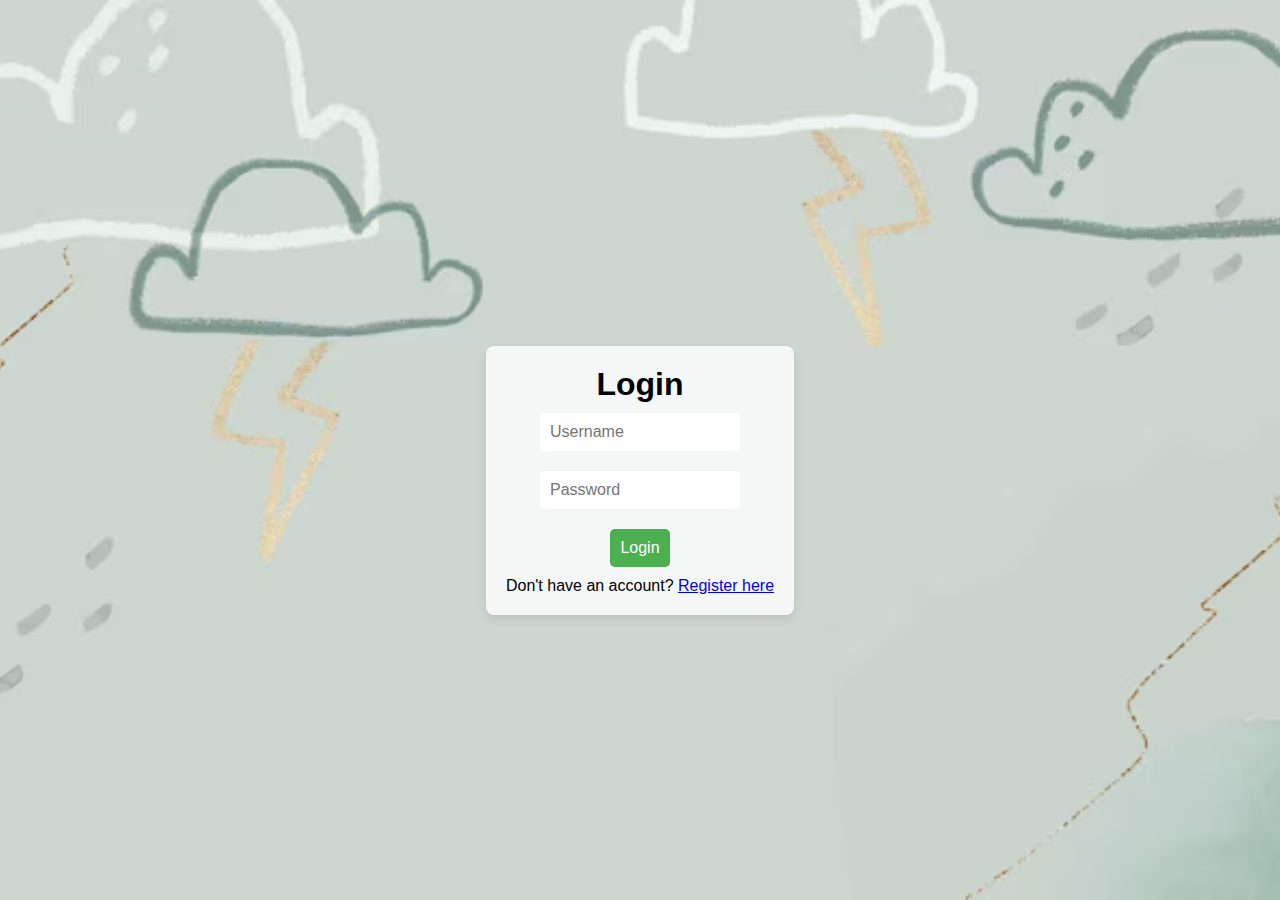
<file: index.html>
<!DOCTYPE html>
<html lang="en">
<head>
    <meta charset="UTF-8">
    <meta name="viewport" content="width=device-width, initial-scale=1.0">
    <title>Login | Climate Snapshot</title>
    <link rel="stylesheet" href="style.css">
    <title>Climate Snapshot | Page Specific Title</title>

</head>
<body>
    <body>
          <div class="container">
        <h1>Login</h1>
        <form action="home.html">
            <input type="text" placeholder="Username" required><br>
            <input type="password" placeholder="Password" required><br>
            <button type="submit">Login</button>
        </form>
        <p>Don't have an account? <a href="register.html">Register here</a></p>
    </div>
</body>
</html>
</file>
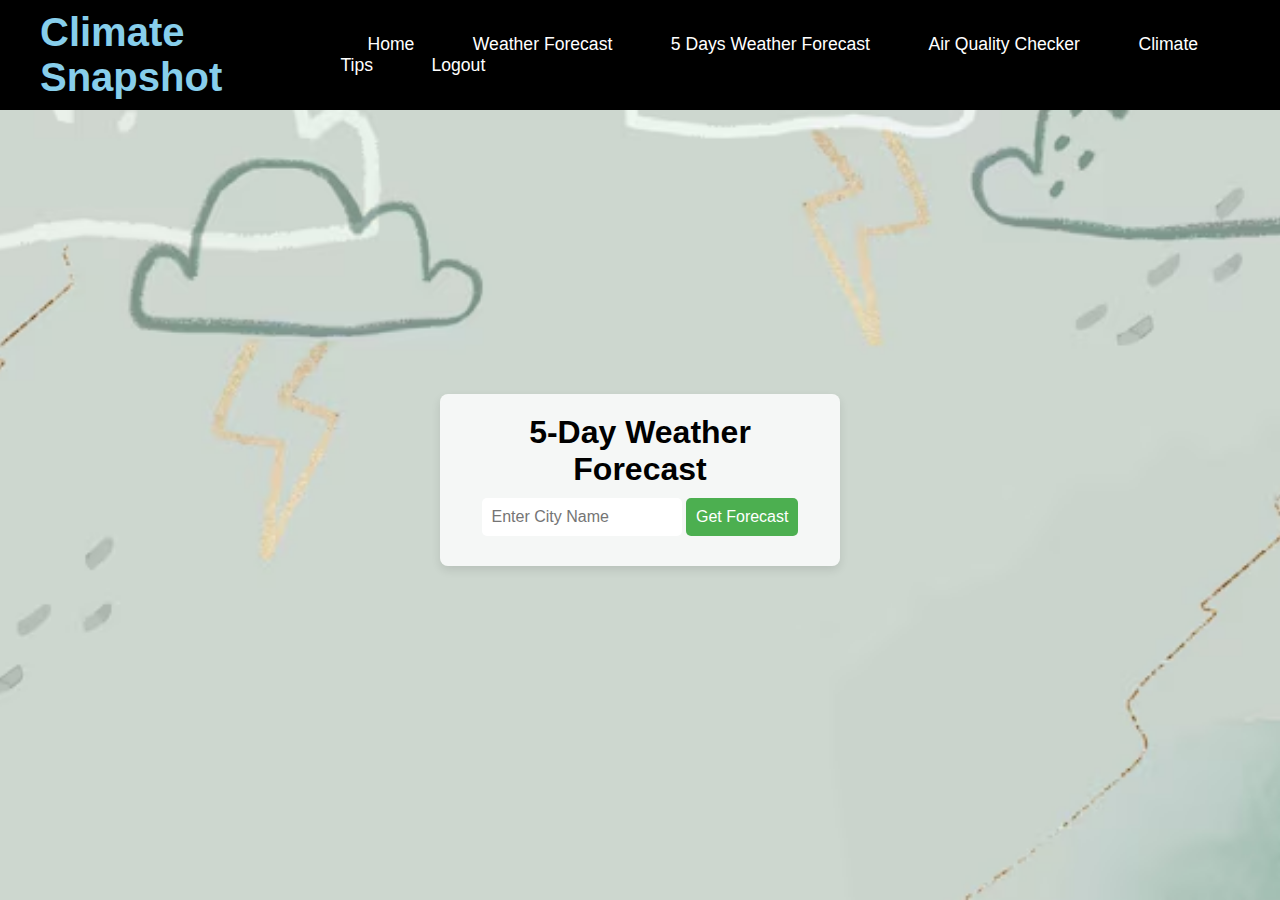
<file: 5-days-weather-forecast.html>
<!DOCTYPE html>
<html lang="en">
<head>
  <meta charset="UTF-8">
  <meta name="viewport" content="width=device-width, initial-scale=1.0">
  <title>5-Day Weather Forecast</title>
  <link rel="stylesheet" href="style.css"> 
</head>
<body>
  <nav class="navbar">
    <h1>Climate Snapshot</h1>
    <div>
        <a href="home.html">Home</a>
        <a href="weather.html">Weather Forecast</a>
        <a href="5-days-weather-forecast.html">5 Days Weather Forecast</a>
        <a href="air-quality.html">Air Quality Checker</a>
        <a href="climate-tips.html">Climate Tips</a>
        <a href="logout.html">Logout</a>
    </div>
  </nav>

  <div class="container">
    <h1>5-Day Weather Forecast</h1>
    <div class="input-group">
      <input type="text" id="city" placeholder="Enter City Name">
      <button onclick="getWeatherForecast()">Get Forecast</button>
    </div>
    <div class="forecast" id="forecast"></div>
  </div>

  <script>
    const apiKey = "fcc8de7015bbb202209bbf0261babf4c";
    const forecastContainer = document.getElementById('forecast');

    function getWeatherForecast() {
      const city = document.getElementById('city').value;
      if (!city) {
        alert("Please enter a city name");
        return;
      }

      const apiUrl = `https://api.openweathermap.org/data/2.5/forecast?q=${city}&units=metric&appid=${apiKey}`;

      fetch(apiUrl)
        .then(response => response.json())
        .then(data => {
          displayForecast(data);
        })
        .catch(error => {
          alert("City not found or error fetching data");
          console.error(error);
        });
    }

    function displayForecast(data) {
      forecastContainer.innerHTML = ''; // Clear existing forecast
      const forecastList = data.list;

      // Filter to get weather data for 12:00 PM each day
      const dailyData = forecastList.filter(reading => reading.dt_txt.includes("12:00:00"));

      dailyData.forEach(day => {
        const date = new Date(day.dt * 1000).toLocaleDateString("en-US", { weekday: 'long', month: 'long', day: 'numeric' });
        const temp = Math.round(day.main.temp);
        const weatherDescription = day.weather[0].description;
        const weatherIcon = `http://openweathermap.org/img/wn/${day.weather[0].icon}@2x.png`;

        const forecastDay = `
          <div class="day">
            <h3>${date}</h3>
            <img src="${weatherIcon}" alt="Weather Icon">
            <div class="temp">${temp}°C</div>
            <div class="description">${weatherDescription}</div>
          </div>
        `;

        forecastContainer.innerHTML += forecastDay;
      });
    }
  </script>

</body>
</html>
</file>
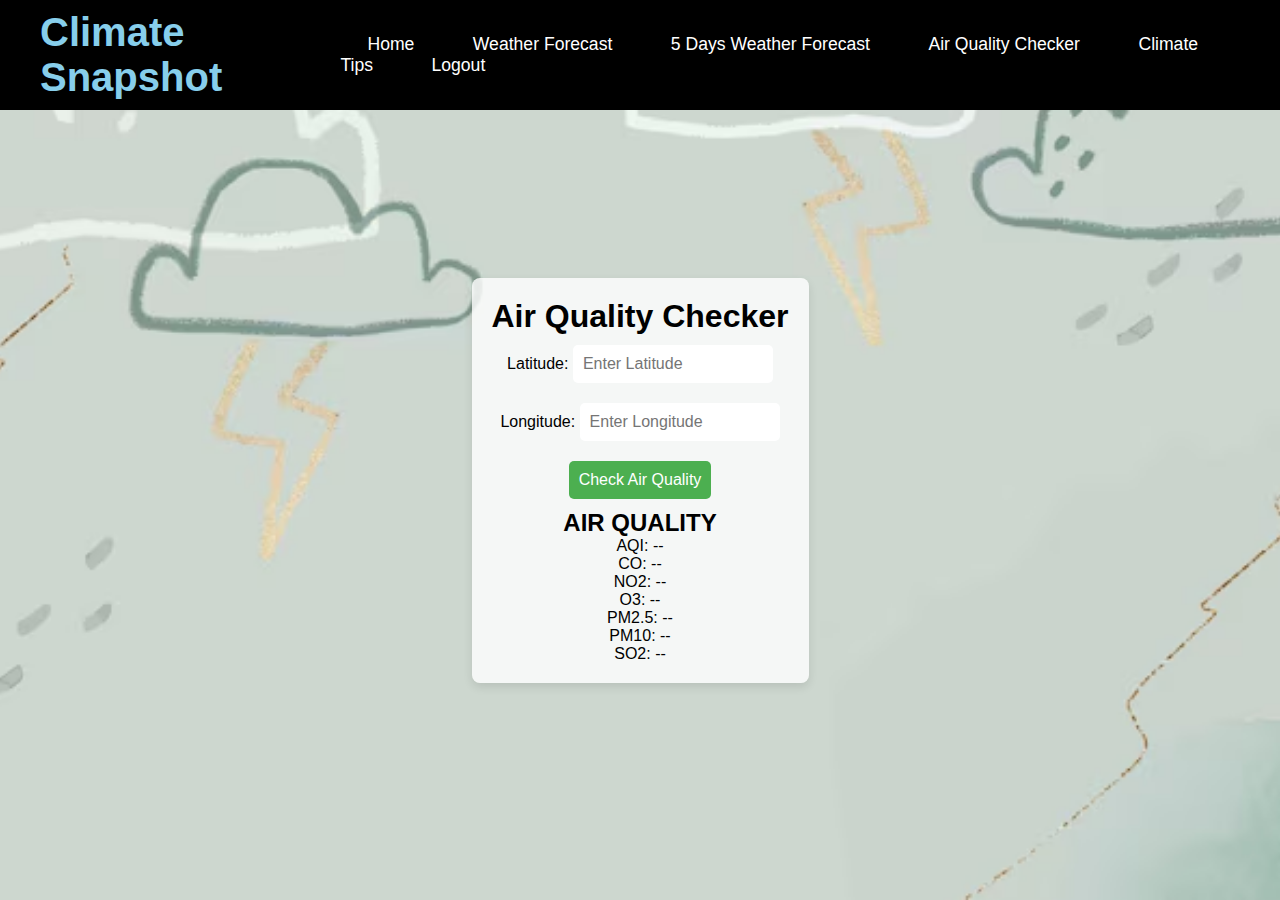
<file: air-quality.html>
<!DOCTYPE html>
<html lang="en">
<head>
    <meta charset="UTF-8">
    <meta name="viewport" content="width=device-width, initial-scale=1.0">
    <title>Air Quality Checker</title>
    <link rel="stylesheet" href="style.css">
    <script src="script.js" defer></script>
</head>
<body>
    <nav class="navbar">
        <h1>Climate Snapshot</h1>
        <div>
            <a href="home.html">Home</a>
            <a href="weather.html">Weather Forecast</a>
            <a href="5-days-weather-forecast.html">5 Days Weather Forecast</a>
            <a href="air-quality.html">Air Quality Checker</a>
            <a href="climate-tips.html">Climate Tips</a>
            <a href="logout.html">Logout</a>
        </div>
      </nav>
    
    <div class="container">
        <h1>Air Quality Checker</h1>
        <form onsubmit="event.preventDefault(); getAirQuality(document.getElementById('latitude').value, document.getElementById('longitude').value);">
            <label for="latitude">Latitude:</label>
            <input type="text" id="latitude" placeholder="Enter Latitude" required>
            <br>
            <label for="longitude">Longitude:</label>
            <input type="text" id="longitude" placeholder="Enter Longitude" required>
            <br>
            <button type="submit">Check Air Quality</button>
        </form>
        <div class="info" id="result">
            <h2 class="info-title">AIR QUALITY</h2>
            <p class="info-data">AQI: <span id="aqi">--</span></p>
            <p class="info-data">CO: <span id="co">--</span></p>
            <p class="info-data">NO2: <span id="no2">--</span></p>
            <p class="info-data">O3: <span id="o3">--</span></p>
            <p class="info-data">PM2.5: <span id="pm2">--</span></p>
            <p class="info-data">PM10: <span id="pm10">--</span></p>
            <p class="info-data">SO2: <span id="so2">--</span></p>
        </div>
    </div>
</body>
</html>
</file>
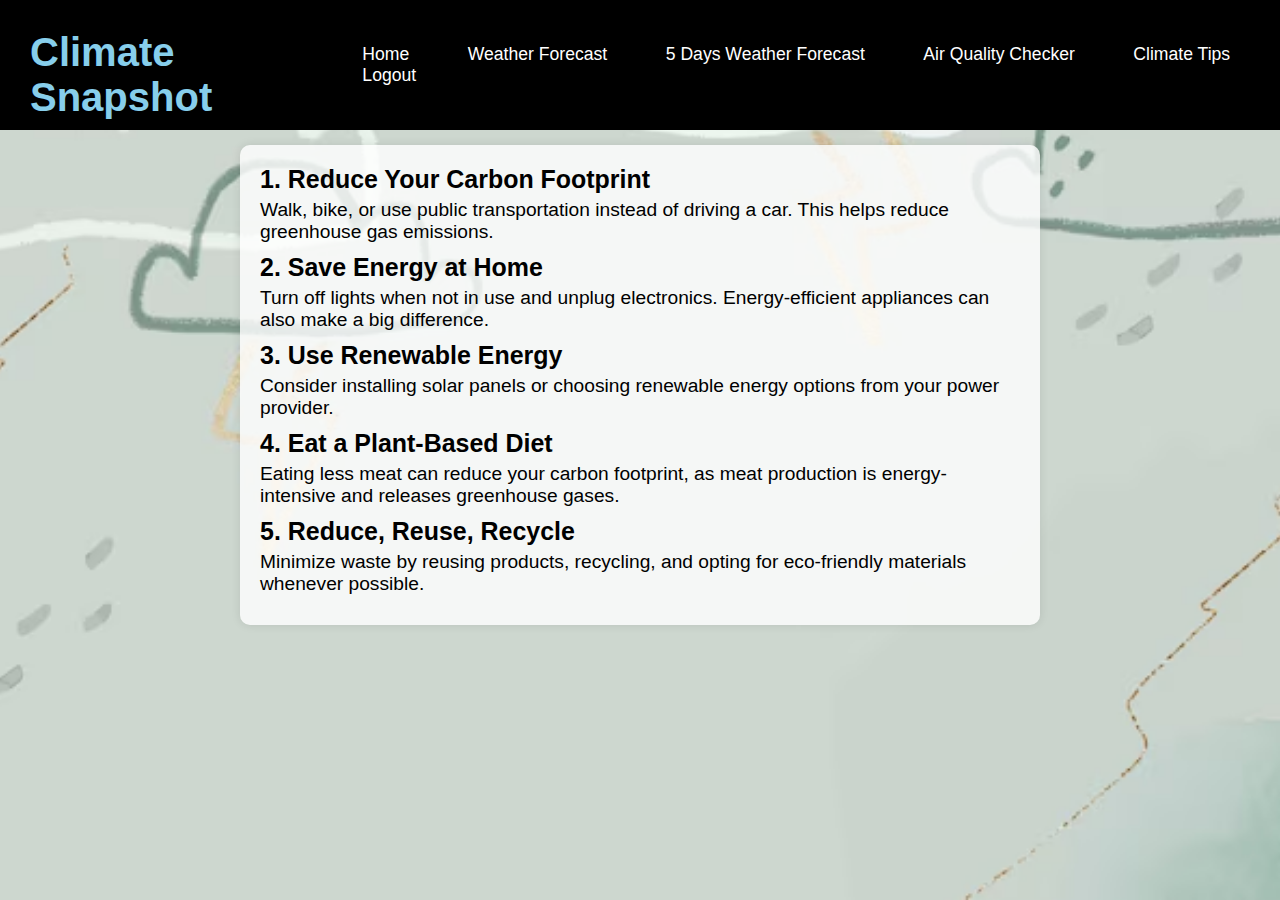
<file: climate-tips.html>
<!DOCTYPE html>
<html lang="en">
<head>
    <meta charset="UTF-8">
    <meta name="viewport" content="width=device-width, initial-scale=1.0">
    <title>Climate Tips</title>
    <link rel="stylesheet" href="style.css">
    <style>
        body {
            background-color: rgba(255, 255, 255, 0.8); 
            font-family: 'Arial', sans-serif;
            color: black; 
            display: flex;
            flex-direction: column;
            align-items: center;
            justify-content: flex-start;
            min-height: 100vh;
            margin: 0;
        }

        h1 {
            margin-top: 20px;
            font-size: 2.5em;
        }

        .tips-container {
            margin-top: 20px;
            width: 80%;
            max-width: 800px;
            background-color:rgba(255, 255, 255, 0.8);
            padding: 20px;
            border-radius: 10px;
            box-shadow: 0 0 10px rgba(0, 0, 0, 0.1);
        }

        .tip {
            margin-bottom: 10px;
            font-size: 1.2em;
        }

        .tip-title {
            font-weight: bold;
            font-size: 1.3em;
            margin-bottom: 5px;
        }

        /* Navbar styles */
        .navbar {
            display: flex;
            justify-content: space-between;
            align-items: center;
            background-color: black;
            padding:  10px 10px;
            width: 100%;
            border: 2px solid #your-border-color; /* Adjust the border color and width */
        }

        .navbar h1 {
            color: skyblue;
            font-size: 2.5em;
            margin-left: 20px;
        }

        .navbar a {
            color: white;
            text-decoration: none;
            margin: 0 15px;
            font-size: 1.1em;
            padding: 8px 12px;
        }

        .navbar a:hover {
            background-color: rgba(0, 0, 0, 0.8); /* Slightly darker background on hover */
            border-radius: 5px;
        }

    </style>
</head>
<body>
    <!-- Navigation Bar -->
    <nav class="navbar">
        <h1>Climate Snapshot</h1>
        <div>
            <a href="home.html">Home</a>
            <a href="weather.html">Weather Forecast</a>
            <a href="5-days-weather-forecast.html">5 Days Weather Forecast</a>
            <a href="air-quality.html">Air Quality Checker</a>
            <a href="climate-tips.html">Climate Tips</a>
            <a href="logout.html">Logout</a>
        </div>
    </nav>

    <h1>Climate Tips</h1>

    <div class="tips-container">
        <div class="tip">
            <div class="tip-title">1. Reduce Your Carbon Footprint</div>
            <p>Walk, bike, or use public transportation instead of driving a car. This helps reduce greenhouse gas emissions.</p>
        </div>

        <div class="tip">
            <div class="tip-title">2. Save Energy at Home</div>
            <p>Turn off lights when not in use and unplug electronics. Energy-efficient appliances can also make a big difference.</p>
        </div>

        <div class="tip">
            <div class="tip-title">3. Use Renewable Energy</div>
            <p>Consider installing solar panels or choosing renewable energy options from your power provider.</p>
        </div>

        <div class="tip">
            <div class="tip-title">4. Eat a Plant-Based Diet</div>
            <p>Eating less meat can reduce your carbon footprint, as meat production is energy-intensive and releases greenhouse gases.</p>
        </div>

        <div class="tip">
            <div class="tip-title">5. Reduce, Reuse, Recycle</div>
            <p>Minimize waste by reusing products, recycling, and opting for eco-friendly materials whenever possible.</p>
        </div>
    </div>
</body>
</html>
</file>
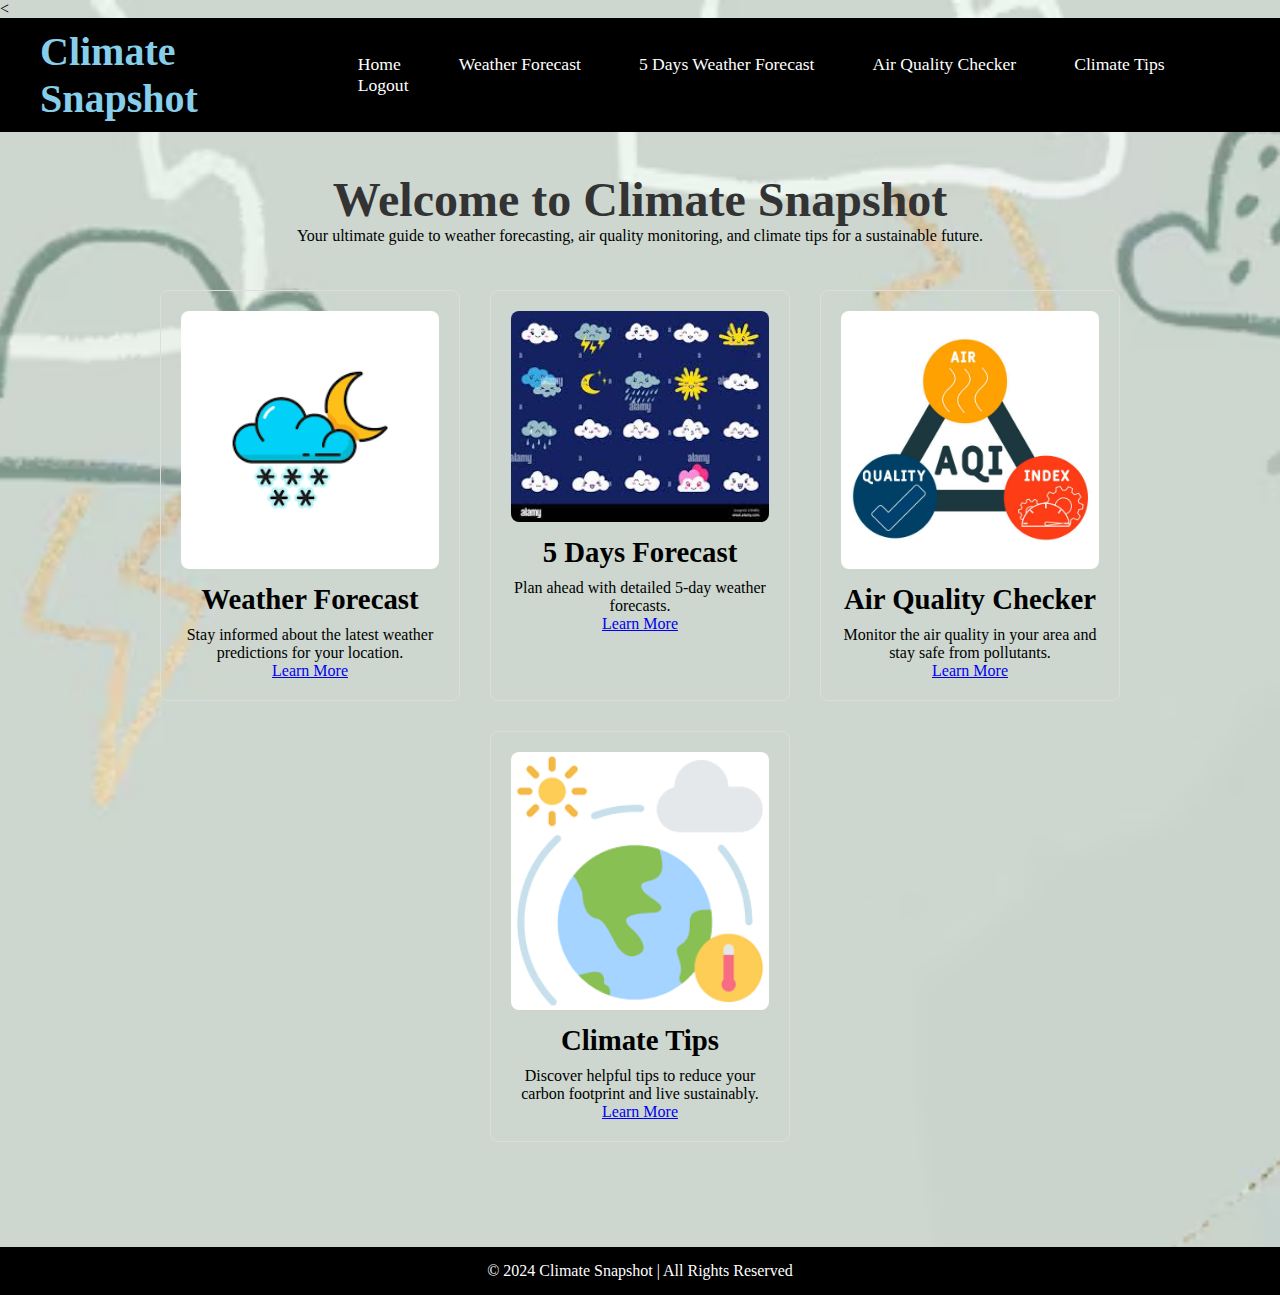
<file: home.html>
<!DOCTYPE html>
<html lang="en">
<head>
    <meta charset="UTF-8">
    <meta name="viewport" content="width=device-width, initial-scale=1.0">
    <title>Home | Climate Snapshot</title>
    <
    <style>
        body
        {
            background-color: skyblue;
        }
        /* Reset margins and paddings */
        * {
            margin: 0pc;
            padding: 0pc;
            box-sizing: border-box;
        }
        body {
    background-image: url('background.jpg'); /* Replace with your image path */
    background-size: cover; /* Makes the image cover the entire background */
    background-position: center; /* Centers the background image */
    background-repeat: no-repeat; /* Prevents the image from repeating */
}


        /* Navbar styles */
        .navbar {
            display: flex;
            justify-content: space-between;
            align-items: center;
            background-color: black;
            padding: 10px 20px;
        }

        .navbar h1 {
            color: skyblue;
            font-size: 2.5em;
            margin-left: 20px;
        }

        .navbar a {
            color: white;
            text-decoration: none;
            margin: 0 15px;
            font-size: 1.1em;
            padding: 8px 12px;
        }

        .navbar a:hover {
            background-color: black;
            border-radius: 5px;
        }

        /* Main container */
        .container {
            text-align: center;
            padding: 40px;
        }

        .container h1 {
            font-size: 3em;
            color: #333;
        }

        /* Weather sections */
        .weather-info {
            display: flex;
            justify-content: center;
            flex-wrap: wrap;
            margin-top: 30px;
        }

        .weather-section {
            margin: 15px;
            max-width: 300px;
            text-align: center;
            padding: 20px;
            border: 1px solid #ddd;
            border-radius: 8px;
            transition: transform 0.3s ease;
        }

        .weather-section:hover {
            transform: translateY(-10px);
            border-color: #4CAF50;
        }

        .weather-section img {
            width: 100%;
            height: auto;
            border-radius: 8px;
        }

        .weather-section h2 {
            margin: 10px 0;
            font-size: 1.8em;
        }

        .weather-section p {
            font-size: 1em;
        }

        /* Footer */
        footer {
            background-color: black;
            color: white;
            text-align: center;
            padding: 15px 0;
            margin-top: 50px;
        }
    </style>
</head>
<body>

    <!-- Navigation Bar -->
    <nav class="navbar">
        <h1>Climate Snapshot</h1>
        <div>
            <a href="home.html">Home</a>
            <a href="weather.html">Weather Forecast</a>
            <a href="5-days-weather-forecast.html">5 Days Weather Forecast</a>
            <a href="air-quality.html">Air Quality Checker</a>
            <a href="climate-tips.html">Climate Tips</a>
            <a href="logout.html">Logout</a>
        </div>
    </nav>

    <!-- Main Content -->
    <div class="container">
        <h1>Welcome to Climate Snapshot</h1>
        <p>Your ultimate guide to weather forecasting, air quality monitoring, and climate tips for a sustainable future.</p>

        <div class="weather-info">
            <div class="weather-section">
                <img src="weatherforecast.png" alt="Weather Forecast"> <!-- Replace with your image -->
                <h2>Weather Forecast</h2>
                <p>Stay informed about the latest weather predictions for your location.</p>
                <a href="weather.html">Learn More</a>
            </div>

            <div class="weather-section">
                <img src="5daysweather.jpeg" alt="5 Days Forecast"> <!-- Replace with your image -->
                <h2>5 Days Forecast</h2>
                <p>Plan ahead with detailed 5-day weather forecasts.</p>
                <a href="5-days-weather-forecast.html">Learn More</a>
            </div>

            <div class="weather-section">
                <img src="airquality.jpg" alt="Air Quality Checker"> <!-- Replace with your image -->
                <h2>Air Quality Checker</h2>
                <p>Monitor the air quality in your area and stay safe from pollutants.</p>
                <a href="air-quality.html">Learn More</a>
            </div>

            <div class="weather-section">
                <img src="climatetips.png" alt="Climate Tips"> <!-- Replace with your image -->
                <h2>Climate Tips</h2>
                <p>Discover helpful tips to reduce your carbon footprint and live sustainably.</p>
                <a href="climate-tips.html">Learn More</a>
            </div>
        </div>
    </div>

    <!-- Footer -->
    <footer>
        <p>&copy; 2024 Climate Snapshot | All Rights Reserved</p>
    </footer>

</body>
</html>
</file>
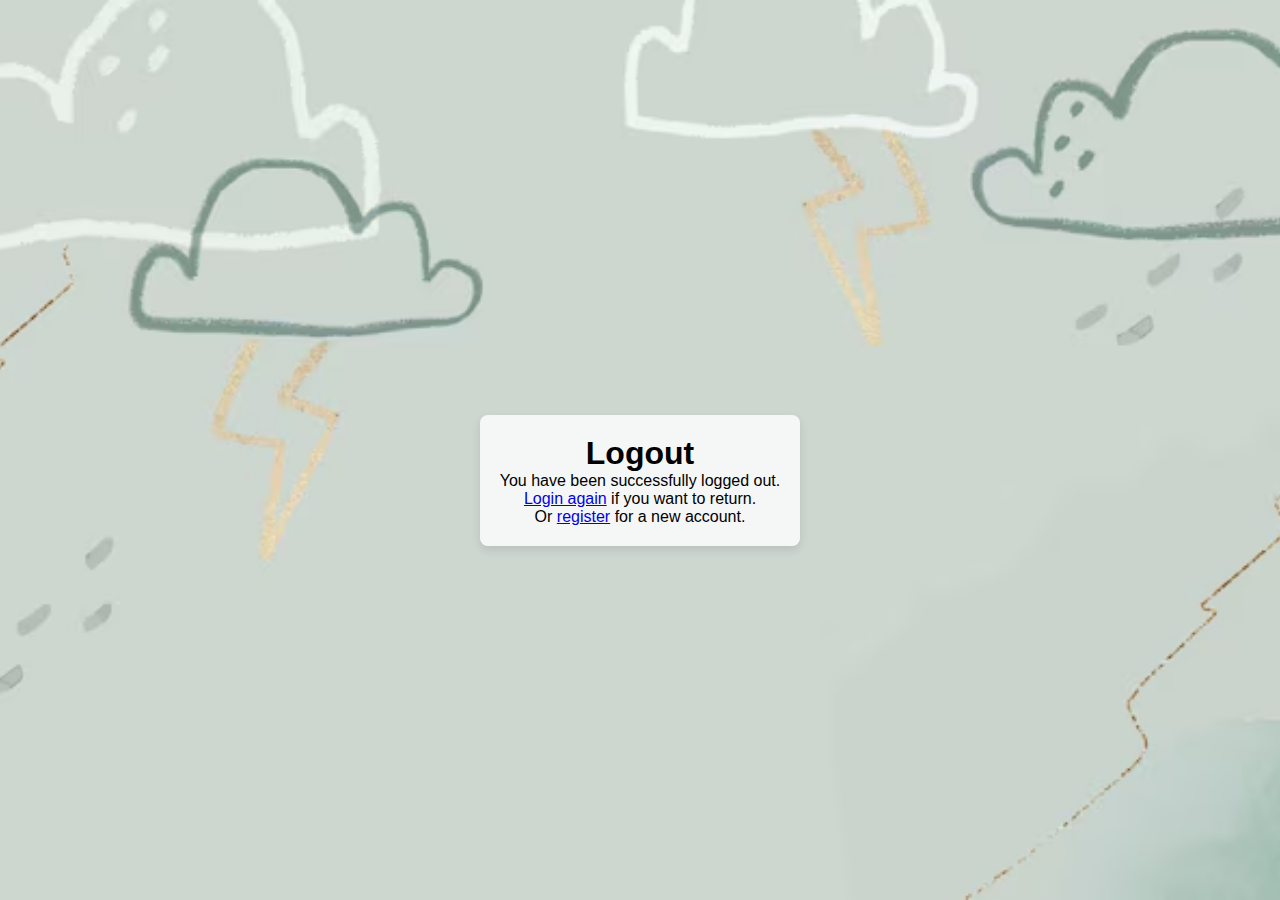
<file: logout.html>
<!DOCTYPE html>
<html lang="en">
<head>
    <meta charset="UTF-8">
    <meta name="viewport" content="width=device-width, initial-scale=1.0">
    <title>Logout | Climate Snapshot</title>
    <link rel="stylesheet" href="style.css">
</head>
<body>
    <div class="container">
        <h1>Logout</h1>
        <p>You have been successfully logged out.</p>
        <p><a href="index.html">Login again</a> if you want to return.</p>
        <p>Or <a href="register.html">register</a> for a new account.</p>
    </div>
</body>
</html>
</file>
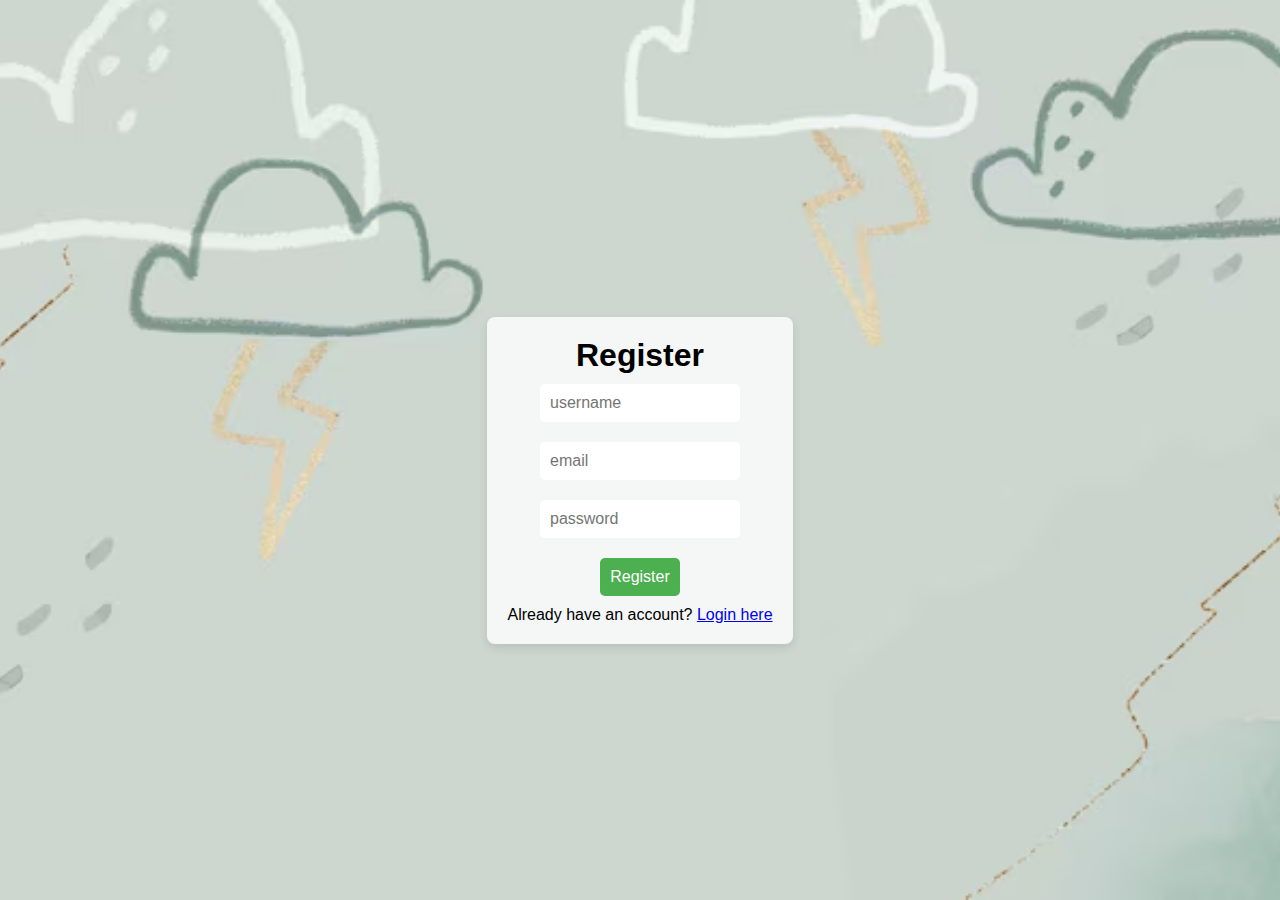
<file: register.html>
<!DOCTYPE html>
<html lang="en">
<head>
    <meta charset="UTF-8">
    <meta name="viewport" content="width=device-width, initial-scale=1.0">
    <title>Register | Climate Snapshot</title>
    <link rel="stylesheet" href="style.css">
</head>
<body>
    <div class="container">
        <h1>Register</h1>
        <form action="http://localhost/wt/register.php" method="POST">
            <input type="text" placeholder="username" name="username" required><br>
            <input type="email" placeholder="email" name="email" required><br>
            <input type="password" placeholder="password" name="password" required><br>
            <button type="submit">Register</button>
        </form>
        <p>Already have an account? <a href="index.html">Login here</a></p>
    </div>
</body>
</html>
</file>
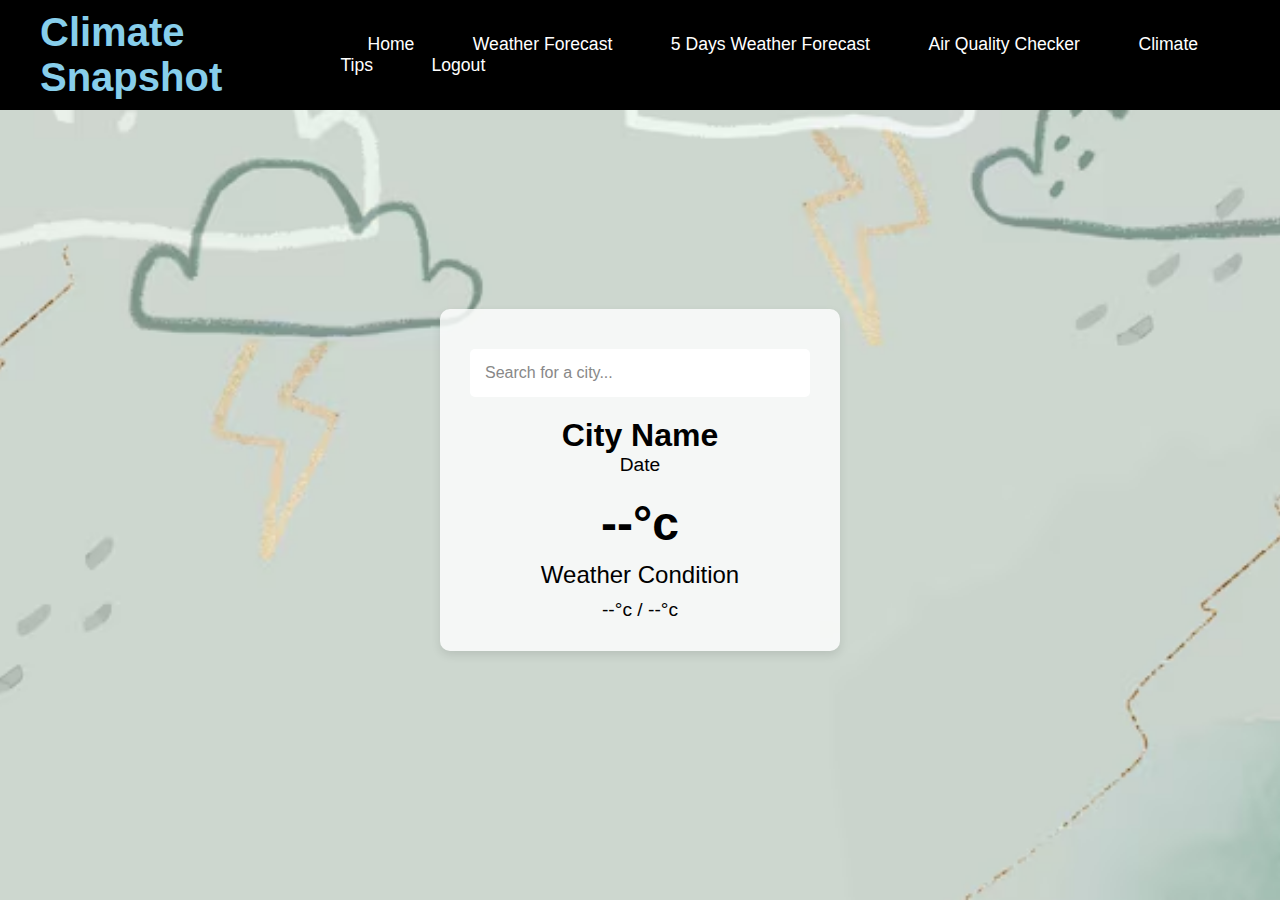
<file: weather.html>
<!DOCTYPE html>
<html lang="en">
<head>
  <meta charset="UTF-8">
  <meta name="viewport" content="width=device-width, initial-scale=1.0">
  <title>Weather Prediction</title>
  <link rel="stylesheet" href="style.css">
  <style>

.app-wrap {
  background-color: rgba(255, 255, 255, 0.8);
  padding: 30px;
  border-radius: 10px;
  box-shadow: 0px 4px 10px rgba(0, 0, 0, 0.1);
  width: 100%;
  max-width: 400px;
  text-align: center;
}

.search-box {
  width: 100%;
  padding: 15px;
  border: none;
  border-radius: 5px;
  font-size: 16px;
  margin-bottom: 20px;
}

.search-box::placeholder {
  color: #888;
}

.location {
  margin-bottom: 20px;
}

.city {
  font-size: 2rem;
  font-weight: bold;
  color: #000;
}

.date {
  font-size: 1.2rem;
  color: #000;
}

.current {
  margin-top: 20px;
}

.temp {
  font-size: 3rem;
  font-weight: bold;
  color: #000;
}

.weather {
  font-size: 1.5rem;
  color: #000;
  margin: 10px 0;
}

.hi-low {
  font-size: 1.2rem;
  color: #000;
}
body {
    background-image: url('background.jpg'); /* Replace with your image path */
    background-size: cover; /* Makes the image cover the entire background */
    background-position: center; /* Centers the background image */
    background-repeat: no-repeat; /* Prevents the image from repeating */
}

.container {
    background-color: rgba(255, 255, 255, 0.8); /* Optional: adds a semi-transparent background to the container */
    padding: 20px;
    border-radius: 8px;
    max-width: 400px;
    margin: 100px auto; /* Centers the container */
}
  </style>
    <script src="weather.js" defer></script>
</head>
<body>
<!-- Navigation Bar -->
<nav class="navbar">
  <h1>Climate Snapshot</h1>
  <div>
      <a href="home.html">Home</a>
      <a href="weather.html">Weather Forecast</a>
      <a href="5-days-weather-forecast.html">5 Days Weather Forecast</a>
      <a href="air-quality.html">Air Quality Checker</a>
      <a href="climate-tips.html">Climate Tips</a>
      <a href="logout.html">Logout</a>
  </div>
</nav>

  <div class="app-wrap">
    <header>
      <input type="text" autocomplete="off" class="search-box" placeholder="Search for a city..." />
    </header>
    <main>
      <section class="location">
        <div class="city">City Name</div>
        <div class="date">Date</div>
      </section>
      <div class="current">
        <div class="temp">--<span>°c</span></div>
        <div class="weather">Weather Condition</div>
        <div class="hi-low">--°c / --°c</div>
      </div>
    </main>
  </div>
</body>
</html>
</file>
<file: style.css>
* {
    
    box-sizing: border-box;
}

body {
    font-family: 'Segoe UI', Tahoma, Geneva, Verdana, sans-serif;
    background-color: #ADD8E6;
    color: #000; 
    display: flex;
    justify-content: center;
    align-items: center;
    min-height: 100vh;
    margin: 0;
}

h1, h2 {
    color: #000; 
}

.container {
    background-color: #87CEEB; 
    padding: 30px;
    border-radius: 10px;
    box-shadow: 0px 4px 10px rgba(0, 0, 0, 0.1);
    text-align: center;
}

input, button {
    padding: 10px;
    margin: 10px 0;
    border: none;
    border-radius: 5px;
    font-size: 16px;
}

input {
    width: 200px;
}

button {
    background-color: #4CAF50;
    color: white;
    cursor: pointer;
}

button:hover {
    background-color: #45a049;
}


body {
    background-image: url('background.jpg'); /* Replace with your image path */
    background-size: cover; /* Makes the image cover the entire background */
    background-position: center; /* Centers the background image */
    background-repeat: no-repeat; /* Prevents the image from repeating */
}

.container {
    background-color: rgba(255, 255, 255, 0.8); /* Optional: adds a semi-transparent background to the container */
    padding: 20px;
    border-radius: 8px;
    max-width: 400px;
    margin: 100px auto; /* Centers the container */
}


body {
    padding-top: 50px; /* Ensure the body content is below the navbar */
    font-family: 'Segoe UI', Tahoma, Geneva, Verdana, sans-serif;
}

.container {
    margin-top: 20px;
    background-color: rgba(255, 255, 255, 0.8); /* Common style for all pages */
    padding: 20px;
    border-radius: 8px;
    max-width: 400px;
    margin: 100px auto; /* Centers the container */
}
/* navbar.css */

/* Reset margins and paddings */
* {
    margin: 0;
    padding: 0;
    box-sizing: border-box;
}

/* Navbar styles */
.navbar {
    display: flex;
    justify-content: space-between;
    align-items: center;
    background-color: black;
    padding: 10px 20px;
}

.navbar h1 {
    color: skyblue;
    font-size: 2.5em;
    margin-left: 20px;
}

.navbar a {
    color: white;
    text-decoration: none;
    margin: 0 15px;
    font-size: 1.1em;
    padding: 8px 12px;
}

.navbar a:hover {
    background-color: black;
    border-radius: 5px;
}
/* Ensure the navbar stays at the top of the page */
.navbar {
    position: fixed;
    top: 0;
    left: 0;
    width: 100%;
    display: flex;
    justify-content: space-between;
    align-items: center;
    background-color: black;
    padding: 10px 20px;
    z-index: 1000; /* Ensures it's on top of other elements */
}


body {
    padding-top: 60px; /* Adjust this value based on the navbar's height */
}
</file>
